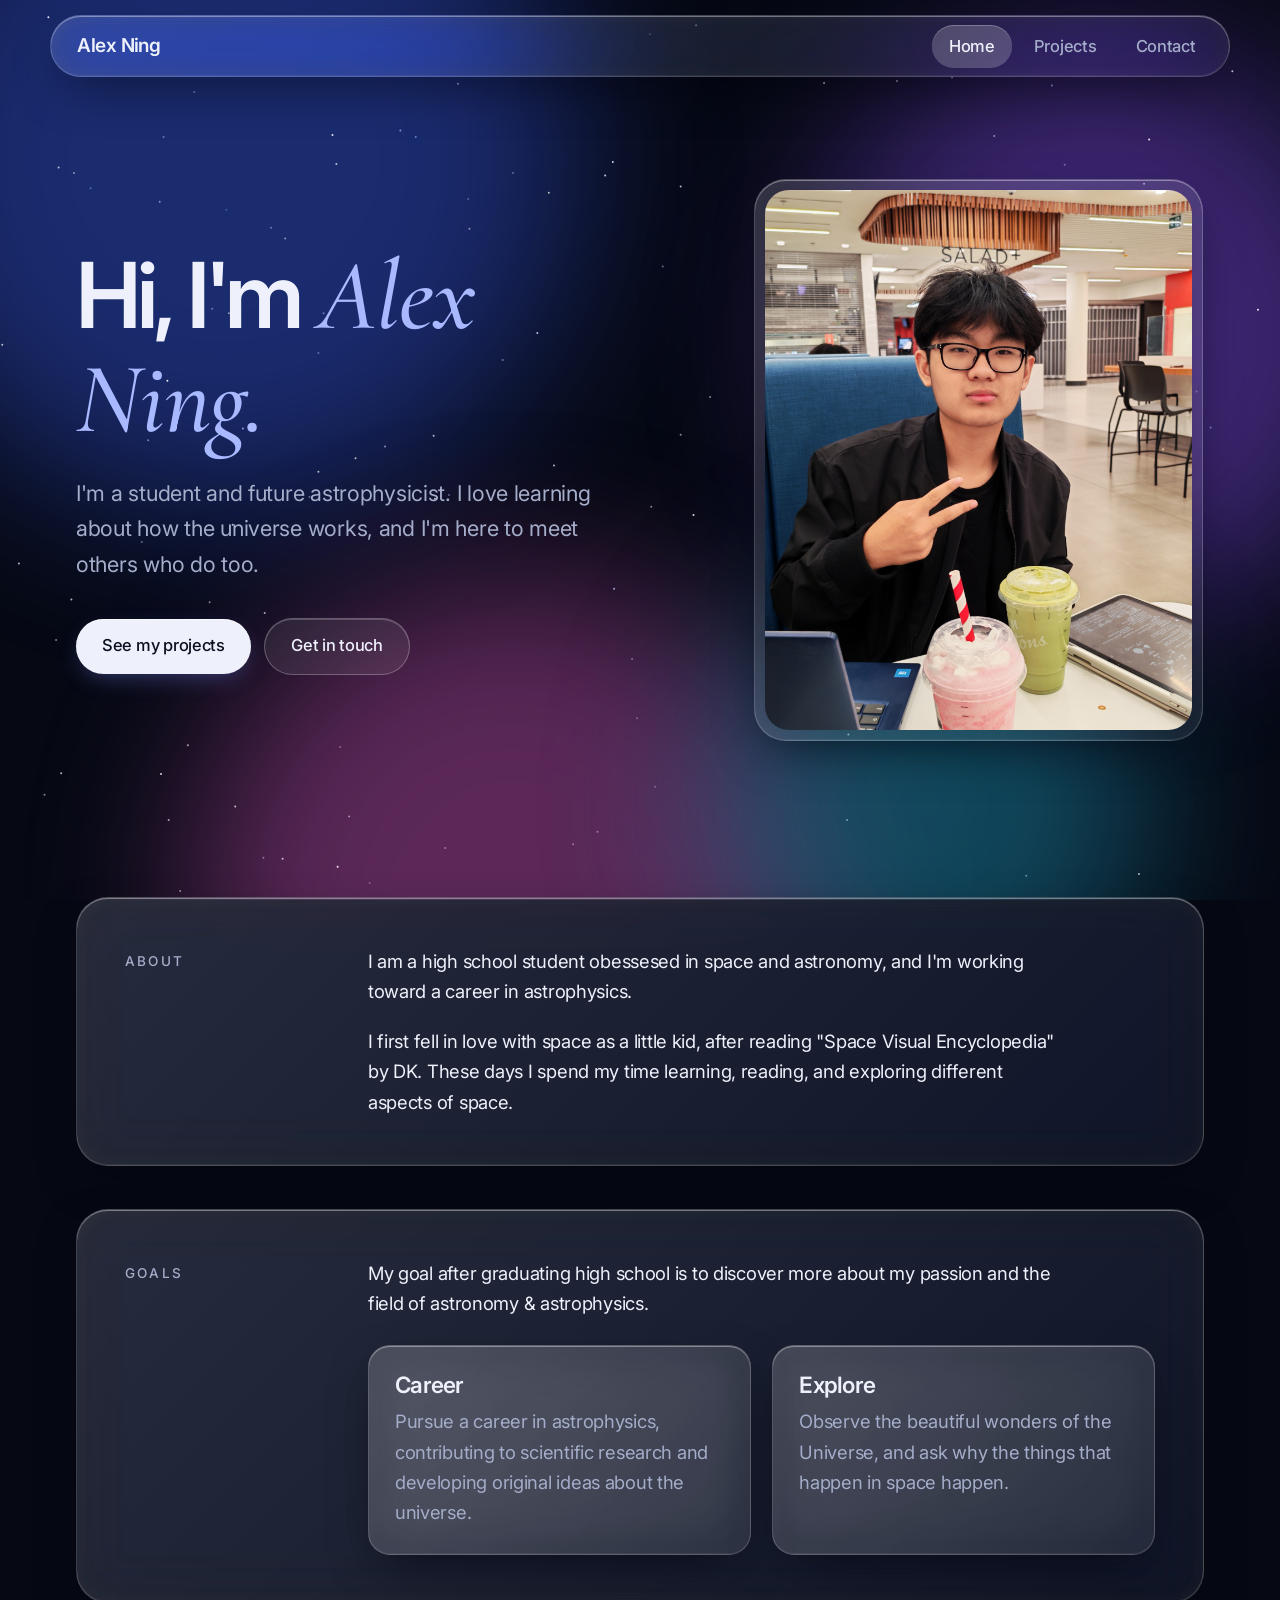
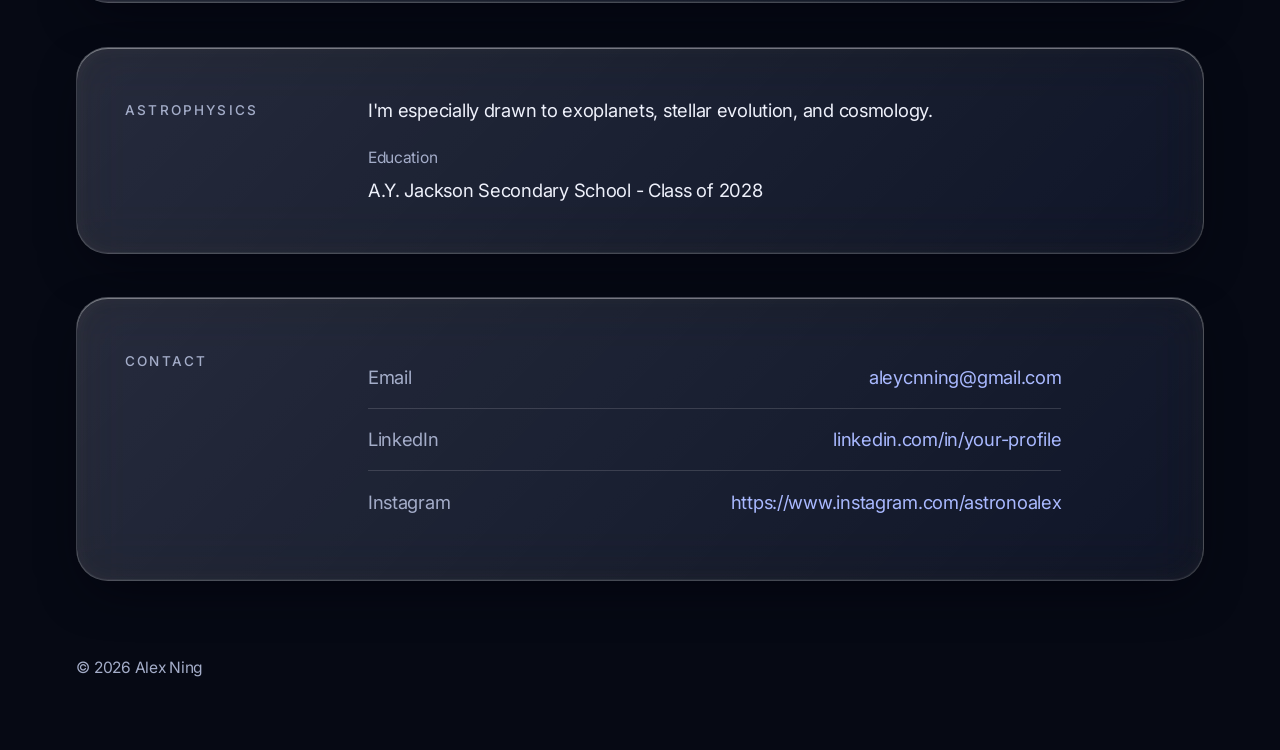
<file: index.html>
<!DOCTYPE html>
<html lang="en">
<head>
<meta charset="utf-8">
<meta name="viewport" content="width=device-width, initial-scale=1, viewport-fit=cover">
<!-- EDIT: the title and description appear in browser tabs and search results -->
<title>Alex Ning – Student &amp; Future Astrophysicist</title>
<meta name="theme-color" content="#060914">
<meta name="description" content="Student and future astrophysicist. Say hello.">
<link rel="preconnect" href="https://fonts.googleapis.com">
<link rel="preconnect" href="https://fonts.gstatic.com" crossorigin>
<link href="https://fonts.googleapis.com/css2?family=Inter:wght@400;500;600&family=Cormorant+Garamond:ital,wght@1,500;1,600&display=swap" rel="stylesheet">
<link rel="stylesheet" href="style.css">
</head>
<body>
<div class="wallpaper" aria-hidden="true"><i></i><i></i><i></i><i></i></div>

<nav aria-label="Main">
  <div class="wrap">
    <a class="brand" href="index.html">Alex Ning</a>
    <div class="links">
      <a href="index.html" aria-current="page">Home</a>
      <a href="projects.html">Projects</a>
      <a href="#contact">Contact</a>
    </div>
  </div>
</nav>

<header class="hero">
  <div class="wrap">
    <div class="hero-grid">
      <div>
        <!-- EDIT: your name and a brief introduction -->
        <h1>Hi, I'm <em>Alex Ning.</em></h1>
        <p class="lede">I'm a student and future astrophysicist. I love learning about how the universe works, and I'm here to meet others who do too.</p>
        <a class="button" href="projects.html">See my projects</a>
        <a class="button ghost" href="#contact">Get in touch</a>
      </div>
      <div class="photo">
        <img src="12849.jpg" alt="Alex Ning">
      </div>
    </div>
  </div>
</header>

<main>
  <section id="about" class="reveal">
    <div class="wrap"><div class="panel glass section-head">
      <h2>About</h2>
      <div class="prose">
        <!-- EDIT: tell your story in 2 or 3 short paragraphs -->
        <p>I am a high school student obessesed in space and astronomy, and I'm working toward a career in astrophysics.</p>
        <p>I first fell in love with space as a little kid, after reading "Space Visual Encyclopedia" by DK. These days I spend my time learning, reading, and exploring different aspects of space.</p>
      </div>
    </div>
    </div>
  </section>

  <section id="teaching" class="reveal">
    <div class="wrap"><div class="panel glass section-head">
      <h2>Goals</h2>
      <div>
        <!-- EDIT: what you teach and how you approach it -->
        <div class="prose"><p>My goal after graduating high school is to discover more about my passion and the field of astronomy &amp; astrophysics.</p></div>
        <div class="grid" style="margin-top:1.5rem">
          <div class="card reveal"><h3>Career</h3><p>Pursue a career in astrophysics, contributing to scientific research and developing original ideas about the universe.</p></div>
          <div class="card reveal"><h3>Explore</h3><p>Observe the beautiful wonders of the Universe, and ask why the things that happen in space happen.</p></div>
        </div>
      </div>
    </div>
    </div>
  </section>

  <section id="astrophysics" class="reveal">
    <div class="wrap"><div class="panel glass section-head">
      <h2>Astrophysics</h2>
      <div class="prose">
        <!-- EDIT: your interests, studies, training -->
        <p>I'm especially drawn to exoplanets, stellar evolution, and cosmology.</p>
        <p class="meta">Education</p>
        <p>A.Y. Jackson Secondary School - Class of 2028</p>
      </div>
    </div>
    </div>
  </section>

  <section id="contact" class="reveal">
    <div class="wrap"><div class="panel glass section-head">
      <h2>Contact</h2>
      <!-- EDIT: replace with your real details, delete any you don't want -->
      <ul class="contact-list">
        <li><span>Email</span> <a href="mailto:you@example.com">aleycnning@gmail.com</a></li>
        <li><span>LinkedIn</span> <a href="https://www.linkedin.com/in/your-profile">linkedin.com/in/your-profile</a></li>
        <li><span>Instagram</span> <a href="#">https://www.instagram.com/astronoalex</a></li>
      </ul>
    </div>
    </div>
  </section>
</main>

<footer>
  <div class="wrap">&copy; 2026 Alex Ning</div>
</footer>

<script src="main.js"></script>
</body>
</html>
</file>
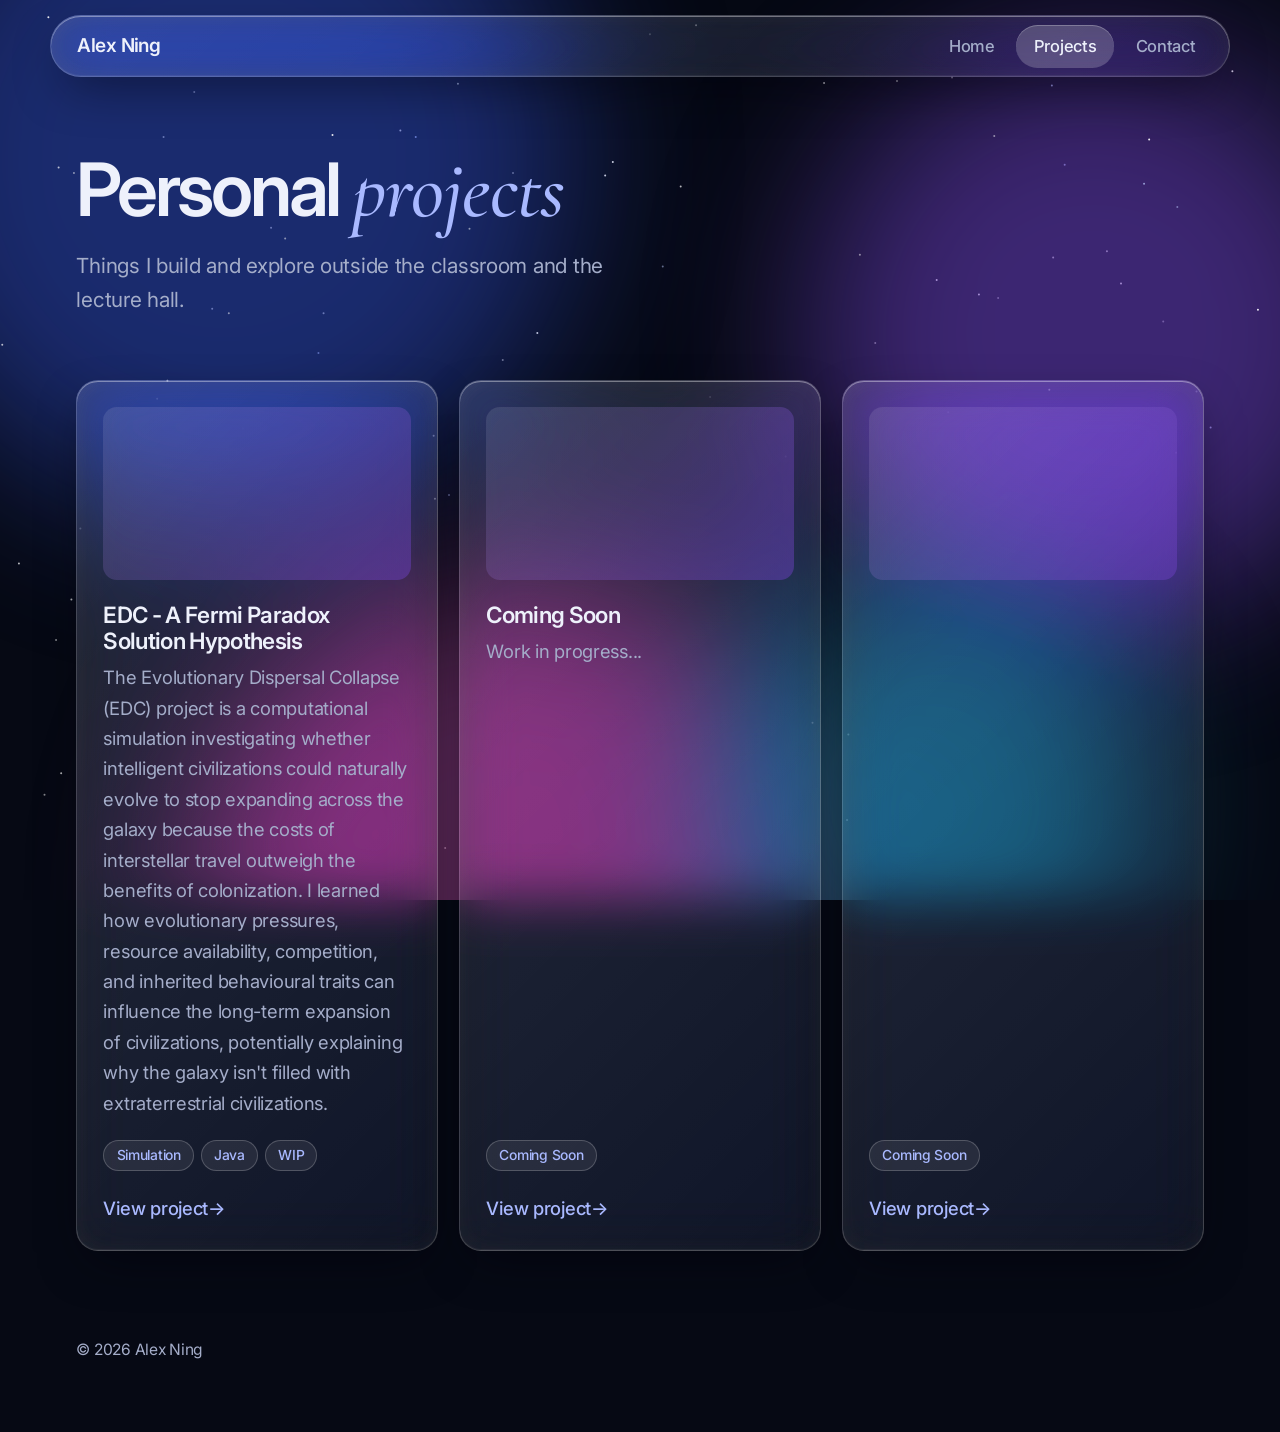
<file: projects.html>
<!DOCTYPE html>
<html lang="en">
<head>
<meta charset="utf-8">
<meta name="viewport" content="width=device-width, initial-scale=1, viewport-fit=cover">
<title>Personal Projects – Alex Ning</title>
<meta name="theme-color" content="#060914">
<meta name="description" content="Personal projects by Your Name.">
<link rel="preconnect" href="https://fonts.googleapis.com">
<link rel="preconnect" href="https://fonts.gstatic.com" crossorigin>
<link href="https://fonts.googleapis.com/css2?family=Inter:wght@400;500;600&family=Cormorant+Garamond:ital,wght@1,500;1,600&display=swap" rel="stylesheet">
<link rel="stylesheet" href="style.css">
</head>
<body>
<div class="wallpaper" aria-hidden="true"><i></i><i></i><i></i><i></i></div>

<nav aria-label="Main">
  <div class="wrap">
    <a class="brand" href="index.html">Alex Ning</a>
    <div class="links">
      <a href="index.html">Home</a>
      <a href="projects.html" aria-current="page">Projects</a>
      <a href="index.html#contact">Contact</a>
    </div>
  </div>
</nav>

<header class="page-title">
  <div class="wrap">
    <h1>Personal <em>projects</em></h1>
    <!-- EDIT: one or two sentences introducing your projects -->
    <p>Things I build and explore outside the classroom and the lecture hall.</p>
  </div>
</header>

<main class="wrap projects">
  <div class="grid">
    <!-- EDIT: copy a card for each project, delete the ones you don't need.
         To add a picture to a card, put the image file in your repository (for example in a folder called images)
         and change its thumb line to:
         <div class="thumb"><img src="images/my-project.jpg" alt="Describe the picture" loading="lazy"></div>
         Leave the line as it is to keep the colored placeholder. -->
    <article class="card reveal">
      <div class="thumb"></div>
      <h3>EDC - A Fermi Paradox Solution Hypothesis</h3>
      <p>The Evolutionary Dispersal Collapse (EDC) project is a computational simulation investigating whether intelligent civilizations could naturally evolve to stop expanding across the galaxy because the costs of interstellar travel outweigh the benefits of colonization. I learned how evolutionary pressures, resource availability, competition, and inherited behavioural traits can influence the long-term expansion of civilizations, potentially explaining why the galaxy isn't filled with extraterrestrial civilizations.</p>
      <div class="tags"><span class="tag">Simulation</span><span class="tag">Java</span><span class="tag">WIP</span></div>
      <a class="more" href="#">View project</a>
    </article>
    <article class="card reveal">
      <div class="thumb"></div>
      <h3>Coming Soon</h3>
      <p>Work in progress...</p>
      <div class="tags"><span class="tag">Coming Soon</span></div>
      <a class="more" href="#">View project</a>
    </article>
    <article class="card reveal">
      <div class="thumb"></div>
      <h3>  </h3>
      <p>  </p>
      <div class="tags"><span class="tag">Coming Soon</span></div>
      <a class="more" href="#">View project</a>
    </article>
  </div>
</main>

<footer>
  <div class="wrap">&copy; 2026 Alex Ning</div>
</footer>

<script src="main.js"></script>
</body>
</html>
</file>
<file: style.css>
/* ---------- Colors and type: change these to restyle the whole site ---------- */
:root {
  --base: #060914;      /* deep space background */
  --blue: #2c47b8;      /* nebula glow colors */
  --violet: #6b3fc0;
  --pink: #a2428f;
  --teal: #1a7a96;
  --ink: #eef1fb;       /* main text */
  --muted: #a4adc9;     /* secondary text */
  --accent: #a9b9ff;    /* links and highlights */
  --accent-soft: #a9b9ff22;
  --ease: cubic-bezier(.22, .61, .36, 1);
  --serif: "Cormorant Garamond", "Times New Roman", Georgia, serif;   /* headline font, Times-style but more refined */
  color-scheme: dark;
}
* { box-sizing: border-box; }
html { scroll-behavior: smooth; font-size: clamp(15px, 13.5px + .3vw, 18px); -webkit-text-size-adjust: 100%; }
body {
  margin: 0;
  background: var(--base);
  color: var(--ink);
  font: 400 1.0625rem/1.65 "Inter", system-ui, -apple-system, "Segoe UI", Arial, sans-serif;
  letter-spacing: -0.015em;          /* the narrow Inter spacing */
  -webkit-font-smoothing: antialiased;
}
h1, h2, h3 { font-weight: 600; line-height: 1.08; margin: 0; }
h1 { letter-spacing: -0.045em; }
h3 { letter-spacing: -0.03em; }
/* Inter does most of the work; the serif appears as an elegant italic accent word */
h1 em { font-family: var(--serif); font-style: italic; font-weight: 500; letter-spacing: -0.01em; font-size: 1.1em; color: var(--accent); }
img { max-width: 100%; }
p { margin: 0 0 1.1rem; }
a { color: var(--accent); text-decoration-color: transparent; text-underline-offset: 4px;
    transition: color .3s var(--ease), text-decoration-color .3s var(--ease); }
a:hover { text-decoration-color: currentColor; }
a:focus-visible, button:focus-visible { outline: 2px solid var(--accent); outline-offset: 4px; border-radius: 6px; }
.wrap { max-width: 68rem; margin: 0 auto; padding-left: max(1.5rem, env(safe-area-inset-left)); padding-right: max(1.5rem, env(safe-area-inset-right)); }

/* ---------- Wallpaper: soft, slowly moving color like a macOS desktop ---------- */
.wallpaper { position: fixed; inset: 0; z-index: -1; overflow: hidden; background: var(--base); }
.wallpaper i { position: absolute; border-radius: 50%; filter: blur(80px); opacity: .55; will-change: transform; }
.wallpaper i:nth-child(1) { width: 55vw; height: 55vw; left: -10vw; top: -15vw; background: var(--blue);   animation: float1 28s ease-in-out infinite alternate; }
.wallpaper i:nth-child(2) { width: 45vw; height: 45vw; right: -8vw; top: 5vh;   background: var(--violet); animation: float2 34s ease-in-out infinite alternate; }
.wallpaper i:nth-child(3) { width: 50vw; height: 50vw; left: 15vw; bottom: -25vw; background: var(--pink);   animation: float3 31s ease-in-out infinite alternate; }
.wallpaper i:nth-child(4) { width: 35vw; height: 35vw; right: 10vw; bottom: -10vw; background: var(--teal);   animation: float1 38s ease-in-out infinite alternate-reverse; }
@keyframes float1 { to { transform: translate3d(8vw, 6vh, 0) scale(1.1); } }
@keyframes float2 { to { transform: translate3d(-9vw, 10vh, 0) scale(.92); } }
@keyframes float3 { to { transform: translate3d(7vw, -8vh, 0) scale(1.12); } }

/* Faint stars that twinkle */
.wallpaper::before, .wallpaper::after {
  content: ""; position: absolute; top: 0; left: 0; width: 2px; height: 2px; border-radius: 50%;
  animation: twinkle 7s ease-in-out infinite alternate;
}
.wallpaper::before { box-shadow:
    32.4vw 15.1vh 0 0 rgba(190,205,255,0.9),
    82.1vw 9.4vh 0 0 rgba(190,205,255,0.9),
    50.7vw 3.7vh 0 0 rgba(255,255,255,0.7),
    24.1vw 55.1vh 0 0 rgba(255,255,255,0.5),
    12.4vw 22.3vh 0 0 rgba(255,255,255,0.9),
    6.2vw 58.6vh 0 0 rgba(255,255,255,0.5),
    4.7vw 85.8vh 0 0 rgba(255,255,255,0.7),
    54.1vw 57.1vh 0 0 rgba(255,255,255,0.9),
    18.1vw 58.2vh 0 0 rgba(255,255,255,0.9),
    9.7vw 71.2vh 0 0 rgba(190,205,255,0.9),
    20.6vw 68.0vh 0 0 rgba(255,255,255,0.7),
    46.6vw 92.3vh 0 0 rgba(255,255,255,0.7),
    79.4vw 69.9vh 0 0 rgba(190,205,255,0.5),
    30.0vw 49.5vh 0 0 rgba(255,255,255,0.7),
    28.8vw 98.0vh 0 0 rgba(255,255,255,0.5),
    16.5vw 34.2vh 0 0 rgba(255,255,255,0.7),
    96.2vw 7.8vh 0 0 rgba(255,255,255,0.9),
    87.5vw 31.4vh 0 0 rgba(255,255,255,0.9),
    49.7vw 79.7vh 0 0 rgba(255,255,255,0.5),
    94.5vw 47.4vh 0 0 rgba(190,205,255,0.9),
    73.1vw 31.0vh 0 0 rgba(255,255,255,0.9),
    82.2vw 28.5vh 0 0 rgba(255,255,255,0.7),
    34.7vw 94.1vh 0 0 rgba(255,255,255,0.7),
    11.7vw 5.9vh 0 0 rgba(190,205,255,0.7),
    24.8vw 39.1vh 0 0 rgba(190,205,255,0.7),
    44.9vw 54.9vh 0 0 rgba(255,255,255,0.5),
    86.4vw 27.8vh 0 0 rgba(255,255,255,0.7),
    68.3vw 38.0vh 0 0 rgba(255,255,255,0.5),
    17.6vw 23.2vh 0 0 rgba(190,205,255,0.5),
    83.1vw 18.2vh 0 0 rgba(190,205,255,0.7),
    41.9vw 36.9vh 0 0 rgba(255,255,255,0.9),
    12.5vw 85.9vh 0 0 rgba(255,255,255,0.9),
    74.0vw 45.7vh 0 0 rgba(255,255,255,0.9),
    39.2vw 39.9vh 0 0 rgba(255,255,255,0.5),
    40.0vw 19.1vh 0 0 rgba(255,255,255,0.5),
    11.0vw 60.1vh 0 0 rgba(190,205,255,0.5),
    15.1vw 10.1vh 0 0 rgba(255,255,255,0.7),
    7.0vw 20.8vh 0 0 rgba(190,205,255,0.7),
    25.2vw 34.7vh 0 0 rgba(255,255,255,0.7),
    11.5vw 48.8vh 0 0 rgba(255,255,255,0.7),
    31.2vw 14.4vh 0 0 rgba(255,255,255,0.9),
    26.5vw 82.9vh 0 0 rgba(255,255,255,0.5),
    20.5vw 95.2vh 0 0 rgba(190,205,255,0.7),
    54.3vw 2.7vh 0 0 rgba(255,255,255,0.9),
    64.3vw 9.1vh 0 0 rgba(255,255,255,0.7),
    90.8vw 35.6vh 0 0 rgba(255,255,255,0.5),
    77.9vw 33.0vh 0 0 rgba(255,255,255,0.5),
    78.8vw 75.8vh 0 0 rgba(255,255,255,0.5),
    81.8vw 74.0vh 0 0 rgba(255,255,255,0.5),
    49.3vw 73.1vh 0 0 rgba(255,255,255,0.5),
    47.2vw 19.4vh 0 0 rgba(255,255,255,0.9),
    44.7vw 93.7vh 0 0 rgba(255,255,255,0.7),
    36.5vw 22.0vh 0 0 rgba(255,255,255,0.5),
    33.8vw 48.3vh 0 0 rgba(255,255,255,0.9),
    47.9vw 65.3vh 0 0 rgba(190,205,255,0.9),
    66.1vw 91.0vh 0 0 rgba(255,255,255,0.9),
    47.8vw 17.9vh 0 0 rgba(255,255,255,0.9),
    80.1vw 97.2vh 0 0 rgba(255,255,255,0.7),
    74.3vw 8.5vh 0 0 rgba(255,255,255,0.5),
    12.7vw 15.1vh 0 0 rgba(255,255,255,0.7),
    14.6vw 82.7vh 0 0 rgba(255,255,255,0.7),
    35.0vw 54.9vh 0 0 rgba(190,205,255,0.5),
    79.9vw 72.6vh 0 0 rgba(255,255,255,0.5),
    93.4vw 43.4vh 0 0 rgba(255,255,255,0.5),
    21.1vw 25.2vh 0 0 rgba(255,255,255,0.7),
    76.4vw 32.6vh 0 0 rgba(255,255,255,0.9),
    13.1vw 91.0vh 0 0 rgba(255,255,255,0.7),
    66.2vw 81.5vh 0 0 rgba(255,255,255,0.9),
    91.8vw 50.2vh 0 0 rgba(255,255,255,0.9),
    51.1vw 87.3vh 0 0 rgba(255,255,255,0.5); }
.wallpaper::after { animation-duration: 11s; animation-delay: -4s; box-shadow:
    77.6vw 15.0vh 0 0 rgba(255,255,255,0.5),
    72.5vw 55.6vh 0 0 rgba(255,255,255,0.7),
    53.1vw 48.2vh 0 0 rgba(255,255,255,0.5),
    5.7vw 19.1vh 0 0 rgba(255,255,255,0.5),
    50.8vw 56.2vh 0 0 rgba(255,255,255,0.5),
    61.3vw 50.6vh 0 0 rgba(255,255,255,0.9),
    27.7vw 50.8vh 0 0 rgba(255,255,255,0.7),
    24.8vw 52.3vh 0 0 rgba(255,255,255,0.7),
    89.3vw 20.3vh 0 0 rgba(190,205,255,0.7),
    12.2vw 44.2vh 0 0 rgba(255,255,255,0.5),
    42.8vw 21.3vh 0 0 rgba(255,255,255,0.7),
    89.7vw 15.4vh 0 0 rgba(255,255,255,0.9),
    36.6vw 25.3vh 0 0 rgba(255,255,255,0.5),
    22.0vw 95.3vh 0 0 rgba(255,255,255,0.7),
    16.3vw 66.8vh 0 0 rgba(255,255,255,0.5),
    43.2vw 51.6vh 0 0 rgba(255,255,255,0.7),
    35.7vw 9.2vh 0 0 rgba(190,205,255,0.7),
    55.4vw 44.0vh 0 0 rgba(255,255,255,0.5),
    51.7vw 29.5vh 0 0 rgba(190,205,255,0.5),
    91.9vw 22.9vh 0 0 rgba(190,205,255,0.5),
    27.2vw 90.6vh 0 0 rgba(255,255,255,0.5),
    13.0vw 42.2vh 0 0 rgba(255,255,255,0.9),
    25.9vw 14.9vh 0 0 rgba(255,255,255,0.9),
    70.0vw 8.9vh 0 0 rgba(255,255,255,0.5),
    18.3vw 89.5vh 0 0 rgba(255,255,255,0.7),
    63.4vw 80.2vh 0 0 rgba(255,255,255,0.5),
    22.2vw 26.4vh 0 0 rgba(255,255,255,0.5),
    33.9vw 55.3vh 0 0 rgba(255,255,255,0.7),
    4.3vw 71.0vh 0 0 rgba(255,255,255,0.5),
    26.2vw 18.1vh 0 0 rgba(255,255,255,0.7),
    53.1vw 20.6vh 0 0 rgba(255,255,255,0.7),
    17.8vw 34.7vh 0 0 rgba(255,255,255,0.5),
    3.7vw 1.8vh 0 0 rgba(255,255,255,0.9),
    18.9vw 47.5vh 0 0 rgba(190,205,255,0.7),
    81.9vw 43.2vh 0 0 rgba(255,255,255,0.7),
    88.9vw 97.0vh 0 0 rgba(255,255,255,0.7),
    98.2vw 34.3vh 0 0 rgba(255,255,255,0.9),
    14.0vw 98.9vh 0 0 rgba(255,255,255,0.5),
    1.4vw 62.5vh 0 0 rgba(255,255,255,0.7),
    5.5vw 66.5vh 0 0 rgba(255,255,255,0.7),
    67.1vw 28.2vh 0 0 rgba(255,255,255,0.5),
    4.5vw 18.5vh 0 0 rgba(255,255,255,0.7),
    26.3vw 96.2vh 0 0 rgba(255,255,255,0.9),
    3.4vw 88.2vh 0 0 rgba(255,255,255,0.5),
    0.1vw 38.2vh 0 0 rgba(255,255,255,0.7); }
@keyframes twinkle { from { opacity: .35; } to { opacity: 1; } }

/* ---------- Liquid glass ---------- */
.glass, .card, .photo, nav .wrap {
  position: relative;
  background: linear-gradient(135deg, rgba(255,255,255,.14), rgba(255,255,255,.05));
  -webkit-backdrop-filter: blur(26px) saturate(185%);
          backdrop-filter: blur(26px) saturate(185%);
  border: 1px solid rgba(255,255,255,.18);
  box-shadow:
    inset 0 1px 0 rgba(255,255,255,.38),        /* bright top edge */
    inset 0 -1px 0 rgba(255,255,255,.06),
    inset 0 0 22px rgba(255,255,255,.04),
    0 18px 50px -16px rgba(0,0,12,.7);
  overflow: hidden;
  isolation: isolate;
}
/* A soft highlight that follows the pointer, like light moving across the glass */
.glass::before, .card::before, .photo::before, nav .wrap::before {
  content: ""; position: absolute; inset: 0; pointer-events: none; z-index: -1;
  background: radial-gradient(260px circle at var(--mx, 50%) var(--my, 0%), rgba(190,205,255,.24), transparent 65%);
  opacity: 0; transition: opacity .5s var(--ease);
}
.glass:hover::before, .card:hover::before, .photo:hover::before, nav .wrap:hover::before { opacity: 1; }
@supports not ((backdrop-filter: blur(1px)) or (-webkit-backdrop-filter: blur(1px))) {
  .glass, .card, .photo, nav .wrap { background: rgba(18,24,52,.9); }
}

/* ---------- Navigation: a floating glass bar ---------- */
nav { position: sticky; top: .85rem; z-index: 10; padding: 0 1rem; transition: transform .6s var(--ease), opacity .6s var(--ease); }
nav.hide { transform: translateY(calc(-100% - 1.5rem)); opacity: 0; pointer-events: none; }
nav:focus-within { transform: none; opacity: 1; pointer-events: auto; }
nav .wrap { max-width: 68rem; height: 3.6rem; border-radius: 999px; display: flex; justify-content: space-between; align-items: center; padding: 0 .9rem 0 1.5rem; }
.brand { font-weight: 600; letter-spacing: -0.03em; font-size: 1.1rem; color: var(--ink); text-decoration: none; white-space: nowrap; overflow: hidden; text-overflow: ellipsis; min-width: 0; }
.links { display: flex; gap: .25rem; position: relative; z-index: 1; }
.links a { color: var(--muted); text-decoration: none; font-size: .95rem; font-weight: 500; padding: .45rem 1rem; border-radius: 999px;
           transition: background .35s var(--ease), color .35s var(--ease); }
.links a:hover { background: rgba(255,255,255,.12); color: var(--ink); }
.links a[aria-current="page"] { background: rgba(255,255,255,.2); color: var(--ink); box-shadow: inset 0 1px 0 rgba(255,255,255,.25); }
.brand { position: relative; z-index: 1; }

/* ---------- Hero: introduction and photo ---------- */
.hero { min-height: calc(100vh - 5rem); min-height: calc(100dvh - 5rem); display: flex; align-items: center; padding: 3rem 0 4rem; }
.hero-grid { display: grid; grid-template-columns: 1.15fr .85fr; gap: 4rem; align-items: center; width: 100%; will-change: transform, opacity; }
.hero h1 { font-size: clamp(2.9rem, 7.5vw, 5.25rem); line-height: 1.02; margin-bottom: 1.5rem; }
.hero .lede { font-size: 1.25rem; color: var(--muted); max-width: 30rem; margin-bottom: 2rem; }
.button {
  display: inline-block; padding: .8rem 1.5rem; border-radius: 999px;
  background: var(--ink); color: #0b1020; text-decoration: none; font-weight: 500; font-size: .95rem;
  box-shadow: inset 0 1px 0 rgba(255,255,255,.6), 0 8px 24px -8px rgba(120,140,255,.45);
  transition: transform .35s var(--ease), background .35s var(--ease);
}
.button:hover { background: var(--accent); color: #0b1020; transform: translateY(-2px); }
.button.ghost { background: rgba(255,255,255,.08); color: var(--ink); margin-left: .5rem;
  -webkit-backdrop-filter: blur(16px); backdrop-filter: blur(16px);
  border: 1px solid rgba(255,255,255,.25); box-shadow: inset 0 1px 0 rgba(255,255,255,.2); }
.button.ghost:hover { background: rgba(255,255,255,.18); color: var(--ink); }

/* Photo frame. To use your photo: delete the .photo-placeholder div and add
   <img src="your-photo.jpg" alt="A photo of you"> inside .photo */
.photo { aspect-ratio: 4 / 5; border-radius: 32px; padding: .6rem; }
.photo img, .photo-placeholder { width: 100%; height: 100%; border-radius: 24px; display: block; }
.photo img { object-fit: cover; }
.photo-placeholder { display: grid; place-items: center; text-align: center; color: var(--muted); font-size: .95rem; padding: 1rem;
  background: linear-gradient(160deg, rgba(255,255,255,.1), rgba(107,63,192,.45) 60%, rgba(44,71,184,.55)); }

/* Hero intro animation on load */
.hero-grid > * { animation: rise 1.2s var(--ease) both; }
.hero-grid > *:nth-child(2) { animation-delay: .15s; }
@keyframes rise { from { opacity: 0; transform: translateY(22px); } to { opacity: 1; transform: none; } }

/* ---------- Sections: each one a glass panel ---------- */
section { padding: 1.25rem 0; }
.panel { border-radius: 32px; padding: 2.75rem; }
.section-head { display: grid; grid-template-columns: 12rem 1fr; gap: 2rem; }
h2 { font-size: .78rem; font-weight: 500; letter-spacing: .16em; text-transform: uppercase; padding-top: .45rem; color: var(--muted); position: relative; z-index: 1; }
.panel > * { position: relative; z-index: 1; }
.prose { max-width: 40rem; }
.prose p:last-child { margin-bottom: 0; }
.meta { color: var(--muted); font-size: .9rem; margin-bottom: .25rem; }

/* Cards: glass inside glass */
.grid { display: grid; grid-template-columns: repeat(auto-fill, minmax(min(100%, 17rem), 1fr)); gap: 1.25rem; }
.card {
  border-radius: 22px; padding: 1.5rem; display: flex; flex-direction: column; gap: .5rem;
  transition: transform .5s var(--ease), box-shadow .5s var(--ease);
}
.card > * { position: relative; z-index: 1; }
.card:hover { transform: translateY(-4px); box-shadow: inset 0 1px 0 rgba(255,255,255,.45), inset 0 0 22px rgba(255,255,255,.06), 0 26px 55px -16px rgba(0,0,12,.8); }
.card h3 { font-size: 1.3rem; line-height: 1.15; }
.card p { color: var(--muted); margin: 0; flex: 1; }
.card a.more { font-weight: 500; text-decoration: none; margin-top: .75rem; }
.card a.more::after { content: " \2192"; display: inline-block; transition: transform .35s var(--ease); }
.card a.more:hover::after { transform: translateX(4px); }
.tags { display: flex; flex-wrap: wrap; gap: .4rem; margin-top: .75rem; }
.tag { font-size: .8rem; padding: .2rem .7rem; border-radius: 999px; background: rgba(255,255,255,.08); color: var(--accent); font-weight: 500; border: 1px solid rgba(255,255,255,.2); }
/* Project image: shows your picture, cropped to a 16:9 frame. With no image it shows the colored placeholder. */
.card .thumb img { width: 100%; height: 100%; object-fit: cover; display: block; transition: transform .8s var(--ease); }
.card:hover .thumb img { transform: scale(1.04); }
.card .thumb { overflow: hidden; aspect-ratio: 16 / 9; border-radius: 14px; margin-bottom: .75rem; background: linear-gradient(135deg, rgba(255,255,255,.1), rgba(107,63,192,.5)); }

.contact-list { list-style: none; padding: 0; margin: 0; max-width: 40rem; }
.contact-list li { padding: .9rem 0; border-bottom: 1px solid rgba(255,255,255,.14); display: flex; justify-content: space-between; gap: 1rem; transition: padding-left .4s var(--ease); }
.contact-list li:last-child { border-bottom: 0; }
.contact-list li:hover { padding-left: .4rem; }
.contact-list span { color: var(--muted); }
.contact-list a, .prose { overflow-wrap: anywhere; }

.page-title { padding: 5rem 0 2.5rem; }
.page-title h1 { font-size: clamp(2.75rem, 6.5vw, 4.25rem); line-height: 1.02; margin-bottom: 1rem; }
.page-title p { color: var(--muted); font-size: 1.2rem; max-width: 34rem; }
.projects { padding-bottom: 2rem; }

footer { padding: 3rem 0 4rem; color: var(--muted); font-size: .9rem; }

/* Scroll reveal (only runs when JavaScript is on) */
.js .reveal { opacity: 0; transform: translateY(16px); transition: opacity .9s var(--ease), transform .9s var(--ease); }
.js .reveal.in { opacity: 1; transform: none; }
.js .grid .reveal:nth-child(2) { transition-delay: .08s; }
.js .grid .reveal:nth-child(3) { transition-delay: .16s; }

/* ---------- Responsive: laptops, iPads, phones ---------- */
@media (min-width: 90rem) { .wrap, nav .wrap { max-width: 76rem; } }           /* very large screens */

@media (max-width: 64rem) {                                                    /* iPad landscape, small laptops */
  .hero-grid { gap: 2.5rem; }
  .section-head { grid-template-columns: 9rem 1fr; gap: 1.5rem; }
  .panel { padding: 2.25rem; }
}
@media (max-width: 52rem) {                                                    /* iPad portrait */
  .hero { min-height: auto; padding: 2.5rem 0 3rem; }
  .hero-grid { grid-template-columns: 1fr; gap: 2.5rem; }
  .photo { max-width: 24rem; width: 100%; }
  .section-head { grid-template-columns: 1fr; gap: .75rem; }
  .panel { padding: 1.9rem; border-radius: 26px; }
  .page-title { padding: 3.5rem 0 2rem; }
  .wallpaper i:nth-child(-n+3) { width: 95vw; height: 95vw; }
  .wallpaper i:nth-child(4) { width: 75vw; height: 75vw; }
}
@media (max-width: 40rem) {                                                    /* phones */
  nav { padding: 0 .6rem; top: .5rem; }
  nav .wrap { height: 3.25rem; padding: 0 .45rem 0 1.15rem; }
  .brand { font-size: 1.05rem; }
  .links a { padding: .4rem .75rem; font-size: .9rem; }
  .hero { padding: 2rem 0 2.5rem; }
  .button { display: block; text-align: center; }
  .button.ghost { margin: .65rem 0 0; }
  .panel { padding: 1.5rem; border-radius: 22px; }
  .card { padding: 1.15rem; border-radius: 18px; }
  .contact-list li { flex-direction: column; gap: .1rem; }
  .glass, .card, .photo, nav .wrap { -webkit-backdrop-filter: blur(18px) saturate(170%); backdrop-filter: blur(18px) saturate(170%); }
}
@media (max-width: 24rem) { .links a { padding: .4rem .5rem; } .brand { font-size: 1rem; } }   /* small phones */
@media (max-height: 32rem) and (orientation: landscape) { .hero { min-height: auto; padding: 2rem 0; } }  /* phones on their side */

/* Touch screens have no hover, so skip the hover movements there */
@media (hover: none) {
  .card:hover, .button:hover { transform: none; }
  .card:hover .thumb img { transform: none; }
  .contact-list li:hover { padding-left: 0; }
}
@media (prefers-reduced-motion: reduce) {
  html { scroll-behavior: auto; }
  *, *::before, *::after { animation: none !important; transition: none !important; }
  .js .reveal { opacity: 1; transform: none; }
}
</file>
